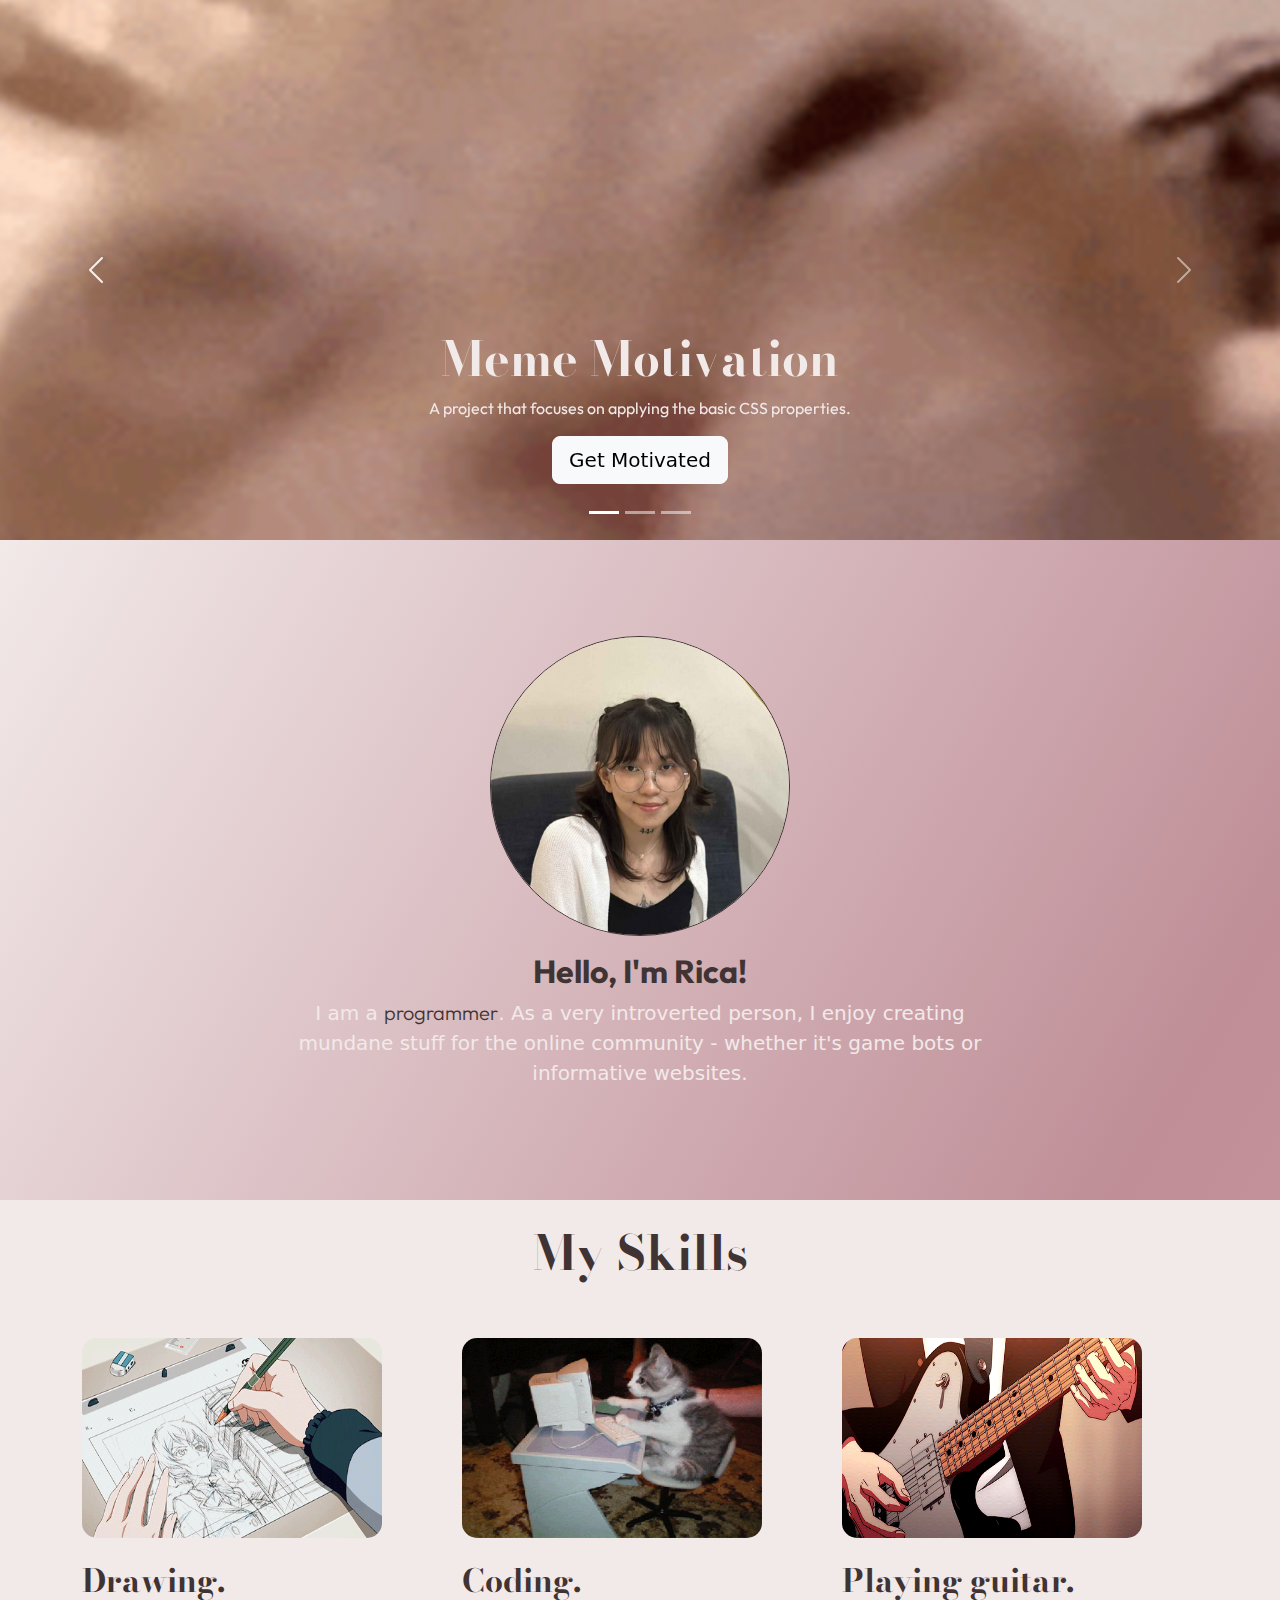
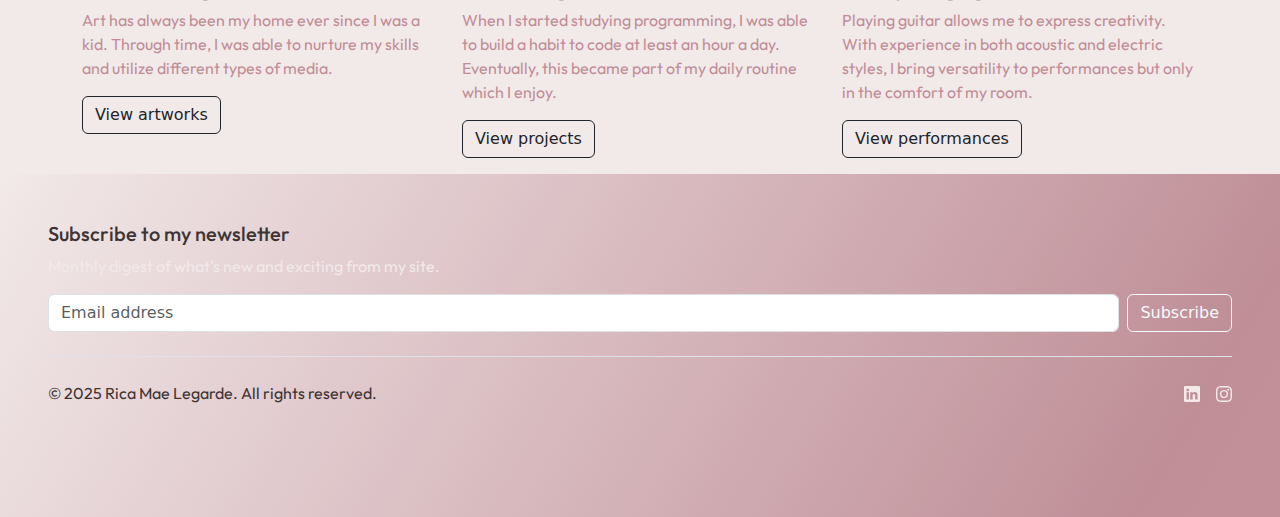
<file: index.html>
<!DOCTYPE html>
<html lang="en">
<head>
    <meta charset="UTF-8">
    <meta name="viewport" content="width=device-width, initial-scale=1.0">
    <title>Rica Mae Legarde</title>
    <link href="https://cdn.jsdelivr.net/npm/bootstrap@5.3.3/dist/css/bootstrap.min.css" rel="stylesheet" integrity="sha384-QWTKZyjpPEjISv5WaRU9OFeRpok6YctnYmDr5pNlyT2bRjXh0JMhjY6hW+ALEwIH" crossorigin="anonymous">
    <link href="./styles.css" rel="stylesheet">
    <link rel="preconnect" href="https://fonts.googleapis.com">
    <link rel="preconnect" href="https://fonts.gstatic.com" crossorigin>
    <link href="https://fonts.googleapis.com/css2?family=Bodoni+Moda:ital,opsz,wght@0,6..96,400..900;1,6..96,400..900&family=Outfit:wght@100..900&display=swap" rel="stylesheet">
    
</head>

<body>

    <section id="projects">
        <div id="myCarousel" class="carousel slide mb-6" data-bs-ride="carousel">
            <div class="carousel-indicators">
              <button type="button" data-bs-target="#myCarousel" data-bs-slide-to="0" class="active" aria-label="Slide 1" aria-current="true"></button>
              <button type="button" data-bs-target="#myCarousel" data-bs-slide-to="1" aria-label="Slide 2" class=""></button>
              <button type="button" data-bs-target="#myCarousel" data-bs-slide-to="2" aria-label="Slide 3" class=""></button>
            </div>

            <div class="carousel-inner">
              <div class="carousel-item active">
                <img src ="./assets/images/carousel1.png" class="d-block w-100" alt ="laughing cat">
                <div class="container">
                  <div class="carousel-caption">
                    <h4 class="project-title">Meme Motivation</h4>
                    <p class="project-desc">A project that focuses on applying the basic CSS properties.</p>
                    <p><a class="btn btn-lg btn-light" href="./public/6.4 Motivation Meme Project/index.html">Get Motivated</a></p>
                  </div>
                </div>
              </div>

              <div class="carousel-item">
                <img src ="./assets/images/carousel2.png" class="d-block w-100" alt ="mondrian painting">
                <div class="container">
                  <div class="carousel-caption">
                    <h4 class="project-title1">Mondrian Painting</h4>
                    <p class="project-desc1">Mondrian Painting utilizing the CSS Grid.</p>
                    <p><a class="btn btn-lg btn-light" href="./public/10.3 Mondrian Project/index.html">View Painting</a></p>
                  </div>
                </div>
              </div>

              <div class="carousel-item">
                <img src ="./assets/images/carousel3.png" class="d-block w-100" alt ="web overview">
                <div class="container">
                  <div class="carousel-caption">
                    <h4 class="project-title">TinDog Website</h4>
                    <p class="project-desc">Built a website utilizing Bootstrap.</p>
                    <p><a class="btn btn-lg btn-light" href="./public/11.3 TinDog Project/index.html">Browse Website</a></p>
                  </div>
                </div>
              </div>

            </div>

            <button class="carousel-control-prev" type="button" data-bs-target="#myCarousel" data-bs-slide="prev">
              <span class="carousel-control-prev-icon" aria-hidden="true"></span>
              <span class="visually-hidden">Previous</span>
            </button>
            <button class="carousel-control-next" type="button" data-bs-target="#myCarousel" data-bs-slide="next">
              <span class="carousel-control-next-icon" aria-hidden="true"></span>
              <span class="visually-hidden">Next</span>
            </button>
          </div>
    </section>

    <section id="profile">
      <div class="my-0">
        <div class="p-5 text-center gradient-background">
          <div class="container py-5">
            <img src="./assets/images/profile_pic.jpg" class="profile_pic mb-3" alt="rica profile picture">
            <h2 class="hello">Hello, I'm Rica!</h2>
            <p class="about col-lg-8 mx-auto lead">
              I am a <span>programmer</span>. As a very introverted person, I enjoy creating mundane stuff for the online community - whether it's game bots or informative websites. 
            </p>
          </div>
        </div>
      </div>
    </section>

    <section id="skills">
        <div class="skills_container px-5">
          
          <h2 class="skill_title pt-4">My Skills</h2>
          <div class="container marketing">

            <div class="row">
              <div class="col-lg-4 pt-5">
                <img class="skill_img" src="./assets/images/drawing.gif" alt="drawing">
                <h2 class="skill-type pt-4">Drawing.</h2>
                <p class="skill-desc">Art has always been my home ever since I was a kid. Through time, I was able to nurture my skills and utilize different types of media.</p>
                <p><a class="btn btn-outline-dark" href="https://www.instagram.com/stories/highlights/18042984769872088/">View artworks</a></p>
              </div><!-- /.col-lg-4 -->

              <div class="col-lg-4 pt-5">
                <img class="skill_img" src="./assets/images/cat_puter.gif" alt="cat on computer">
                <h2 class="skill-type pt-4">Coding.</h2>
                <p class="skill-desc">When I started studying programming, I was able to build a habit to code at least an hour a day. Eventually, this became part of my daily routine which I enjoy.</p>
                <p><a class="btn btn-outline-dark" href="#">View projects</a></p>
              </div><!-- /.col-lg-4 -->

              <div class="col-lg-4 pt-5">
                <img class="skill_img" src="./assets/images/guitar.gif" alt="playing guitar">
                <h2 class="skill-type pt-4">Playing guitar.</h2>
                <p class="skill-desc">Playing guitar allows me to express creativity. 
                   With experience in both acoustic and electric styles, I bring versatility to performances but only in the comfort of my room.</p>
                <p><a class="btn btn-outline-dark" href="https://www.instagram.com/stories/highlights/17946916916813231/">View performances</a></p>
              </div><!-- /.col-lg-4 -->
            </div><!-- /.row -->
          </div>
        </div>
    </section>

    <section id="contact">
      
        <footer class="py-5 px-5 mx-0 gradient-background">
          <div class="row">
      
            <div class="col-xxl-12">
              <form>
                <h5 class="subscribe">Subscribe to my newsletter</h5>
                <p class="sub-desc">Monthly digest of what's new and exciting from my site.</p>
                <div class="d-flex flex-column flex-sm-row w-100 gap-2">
                  <label for="newsletter1" class="visually-hidden">Email address</label>
                  <input id="newsletter1" type="text" class="form-control" placeholder="Email address">
                  <button class="btn btn-outline-light" type="button">Subscribe</button>
                </div>
              </form>
            </div>
          </div>
      
          <div class="d-flex flex-column flex-sm-row justify-content-between py-4 my-4 border-top">
            <p class="copyright">© 2025 Rica Mae Legarde. All rights reserved.</p>
            <ul class="list-unstyled d-flex">
              <li class="ms-3">
                <a class="link-body-emphasis" href="https://www.linkedin.com/in/ricamaelegarde/">
                  <svg xmlns="http://www.w3.org/2000/svg" width="16" height="16" fill="currentColor" class="bi bi-linkedin" viewBox="0 0 16 16">
                  <path d="M0 1.146C0 .513.526 0 1.175 0h13.65C15.474 0 16 .513 16 1.146v13.708c0 .633-.526 1.146-1.175 1.146H1.175C.526 16 0 15.487 0 14.854zm4.943 12.248V6.169H2.542v7.225zm-1.2-8.212c.837 0 1.358-.554 1.358-1.248-.015-.709-.52-1.248-1.342-1.248S2.4 3.226 2.4 3.934c0 .694.521 1.248 1.327 1.248zm4.908 8.212V9.359c0-.216.016-.432.08-.586.173-.431.568-.878 1.232-.878.869 0 1.216.662 1.216 1.634v3.865h2.401V9.25c0-2.22-1.184-3.252-2.764-3.252-1.274 0-1.845.7-2.165 1.193v.025h-.016l.016-.025V6.169h-2.4c.03.678 0 7.225 0 7.225z"/>
                  </svg>
                </a>
              </li>
              <li class="ms-3">
                <a class="link-body-emphasis" href="https://www.instagram.com/kkuringgg/?next=%2F">
                  <svg xmlns="http://www.w3.org/2000/svg" width="16" height="16" fill="currentColor" class="bi bi-instagram" viewBox="0 0 16 16">
                    <path d="M8 0C5.829 0 5.556.01 4.703.048 3.85.088 3.269.222 2.76.42a3.9 3.9 0 0 0-1.417.923A3.9 3.9 0 0 0 .42 2.76C.222 3.268.087 3.85.048 4.7.01 5.555 0 5.827 0 8.001c0 2.172.01 2.444.048 3.297.04.852.174 1.433.372 1.942.205.526.478.972.923 1.417.444.445.89.719 1.416.923.51.198 1.09.333 1.942.372C5.555 15.99 5.827 16 8 16s2.444-.01 3.298-.048c.851-.04 1.434-.174 1.943-.372a3.9 3.9 0 0 0 1.416-.923c.445-.445.718-.891.923-1.417.197-.509.332-1.09.372-1.942C15.99 10.445 16 10.173 16 8s-.01-2.445-.048-3.299c-.04-.851-.175-1.433-.372-1.941a3.9 3.9 0 0 0-.923-1.417A3.9 3.9 0 0 0 13.24.42c-.51-.198-1.092-.333-1.943-.372C10.443.01 10.172 0 7.998 0zm-.717 1.442h.718c2.136 0 2.389.007 3.232.046.78.035 1.204.166 1.486.275.373.145.64.319.92.599s.453.546.598.92c.11.281.24.705.275 1.485.039.843.047 1.096.047 3.231s-.008 2.389-.047 3.232c-.035.78-.166 1.203-.275 1.485a2.5 2.5 0 0 1-.599.919c-.28.28-.546.453-.92.598-.28.11-.704.24-1.485.276-.843.038-1.096.047-3.232.047s-2.39-.009-3.233-.047c-.78-.036-1.203-.166-1.485-.276a2.5 2.5 0 0 1-.92-.598 2.5 2.5 0 0 1-.6-.92c-.109-.281-.24-.705-.275-1.485-.038-.843-.046-1.096-.046-3.233s.008-2.388.046-3.231c.036-.78.166-1.204.276-1.486.145-.373.319-.64.599-.92s.546-.453.92-.598c.282-.11.705-.24 1.485-.276.738-.034 1.024-.044 2.515-.045zm4.988 1.328a.96.96 0 1 0 0 1.92.96.96 0 0 0 0-1.92m-4.27 1.122a4.109 4.109 0 1 0 0 8.217 4.109 4.109 0 0 0 0-8.217m0 1.441a2.667 2.667 0 1 1 0 5.334 2.667 2.667 0 0 1 0-5.334"/>
                  </svg>
                </a>
              </li>
            </ul>
          </div>
        </footer>
    
    </section>
    
    <script src="https://cdn.jsdelivr.net/npm/bootstrap@5.3.3/dist/js/bootstrap.bundle.min.js" integrity="sha384-YvpcrYf0tY3lHB60NNkmXc5s9fDVZLESaAA55NDzOxhy9GkcIdslK1eN7N6jIeHz" crossorigin="anonymous"></script>
</body>
</html>
</file>
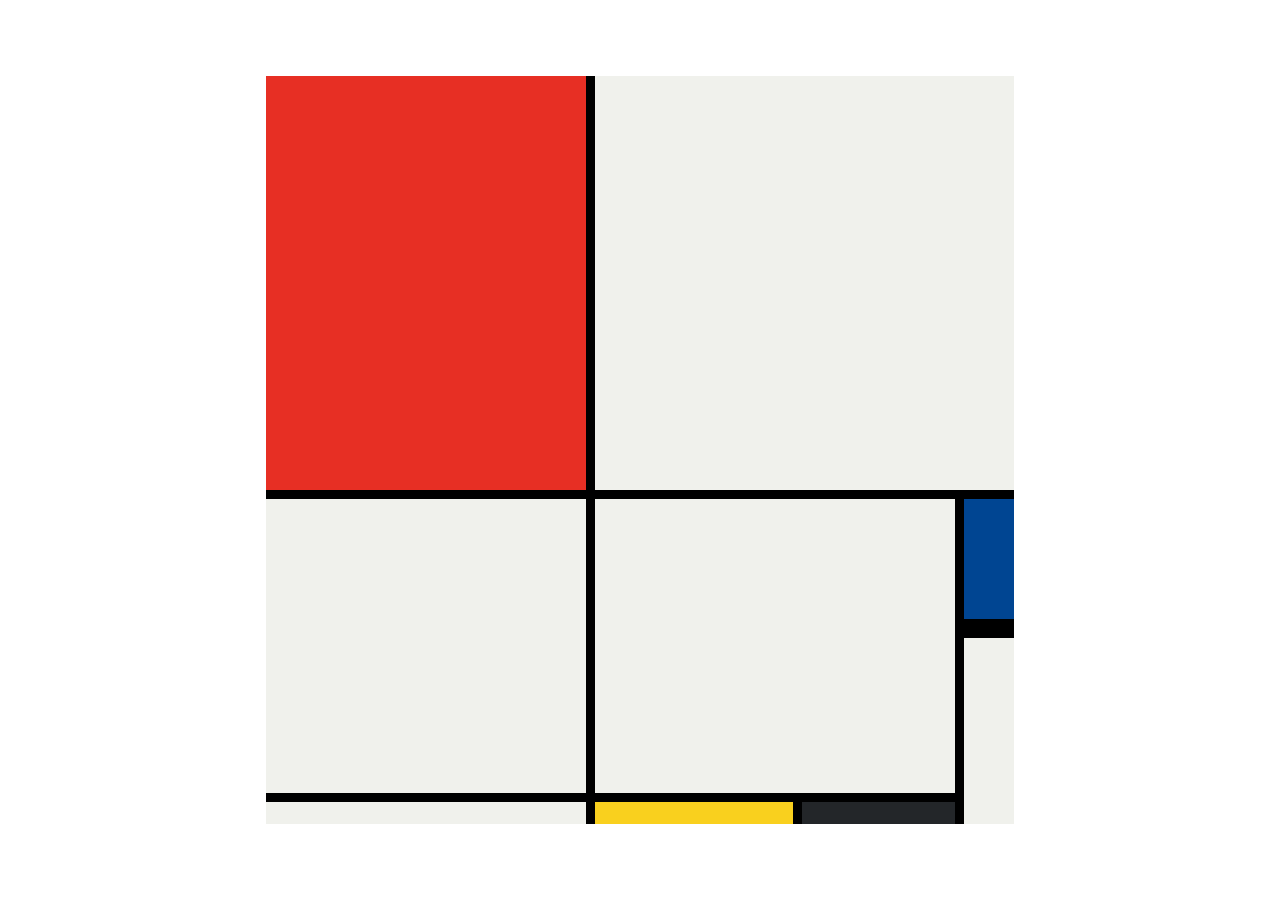
<file: public/10.3 Mondrian Project/index.html>
<!DOCTYPE html>
<html lang="en">

<head>
  <meta charset="UTF-8">
  <meta name="viewport" content="width=device-width, initial-scale=1.0">
  <title>Mondrian Project</title>
  <style>
    /* 
    Write your CSS here 
    Gap Colour: #000
    White: #F0F1EC
    Red: #E72F24
    Black: #232629
    Blue: #004592
    Yellow: #F9D01E

    For dimensions, see dimensions.png image.
    HINT: Remember you can't change the properties of grid lines.
    But grid lines are transparent!
    */
    body {
      display: flex;
      justify-content: center;
      align-items: center;
      height: 100vh;
      margin: 0;
      padding: 0;
    }

    .container{
      width: 748px;
      height:748px;
      display: grid;
      background-color: #000;
      grid-template-columns: 320px 198px 153px 50px;
      grid-template-rows: 414px 130px 155px 22px;
      gap: 9px;
    }

    .item{
      background-color: #F0F1EC;
    }

    .red{
      background-color: #E72F24;
    }

    .white1{
      grid-column: span 3;
    }

    .white2{
      grid-row: span 2;
    }

    .white3{
      grid-area: 2 / 2 / 4 / 4;
    }

    .blue{
      grid-area: 2 / 4 / 3 / 5;
      background-color: #004592;
      border-bottom: 10px solid black;
    }

    .white4{
      grid-row: span 2;
      background-color: #F0F1EC;
    }
    .yellow{
      background-color: #F9D01E;
    }

    .black{
      grid-row-start: 4;
      grid-row-end: 5;
      grid-column-start: 3;
      grid-column-end: 4;
      background-color: #232629;
    }

    .white5{
      grid-column-start: 4;
      grid-row-start: 3;
      grid-row: span 2;
      background-color: #F0F1EC;
    }

  </style>
</head>

<body>
  <!-- Write your HTML here -->
   <div class="container">
      <div class="item red"></div>
      <div class="item white1"></div>
      <div class="item white2"></div>
      <div class="item white3"></div>

      <div class="item blue"></div>
      <div class="item white4"></div>

      <div class="item"></div>
      <div class="item yellow"></div>
      <div class="item black"></div>
   </div>

</body>

</html>
</file>
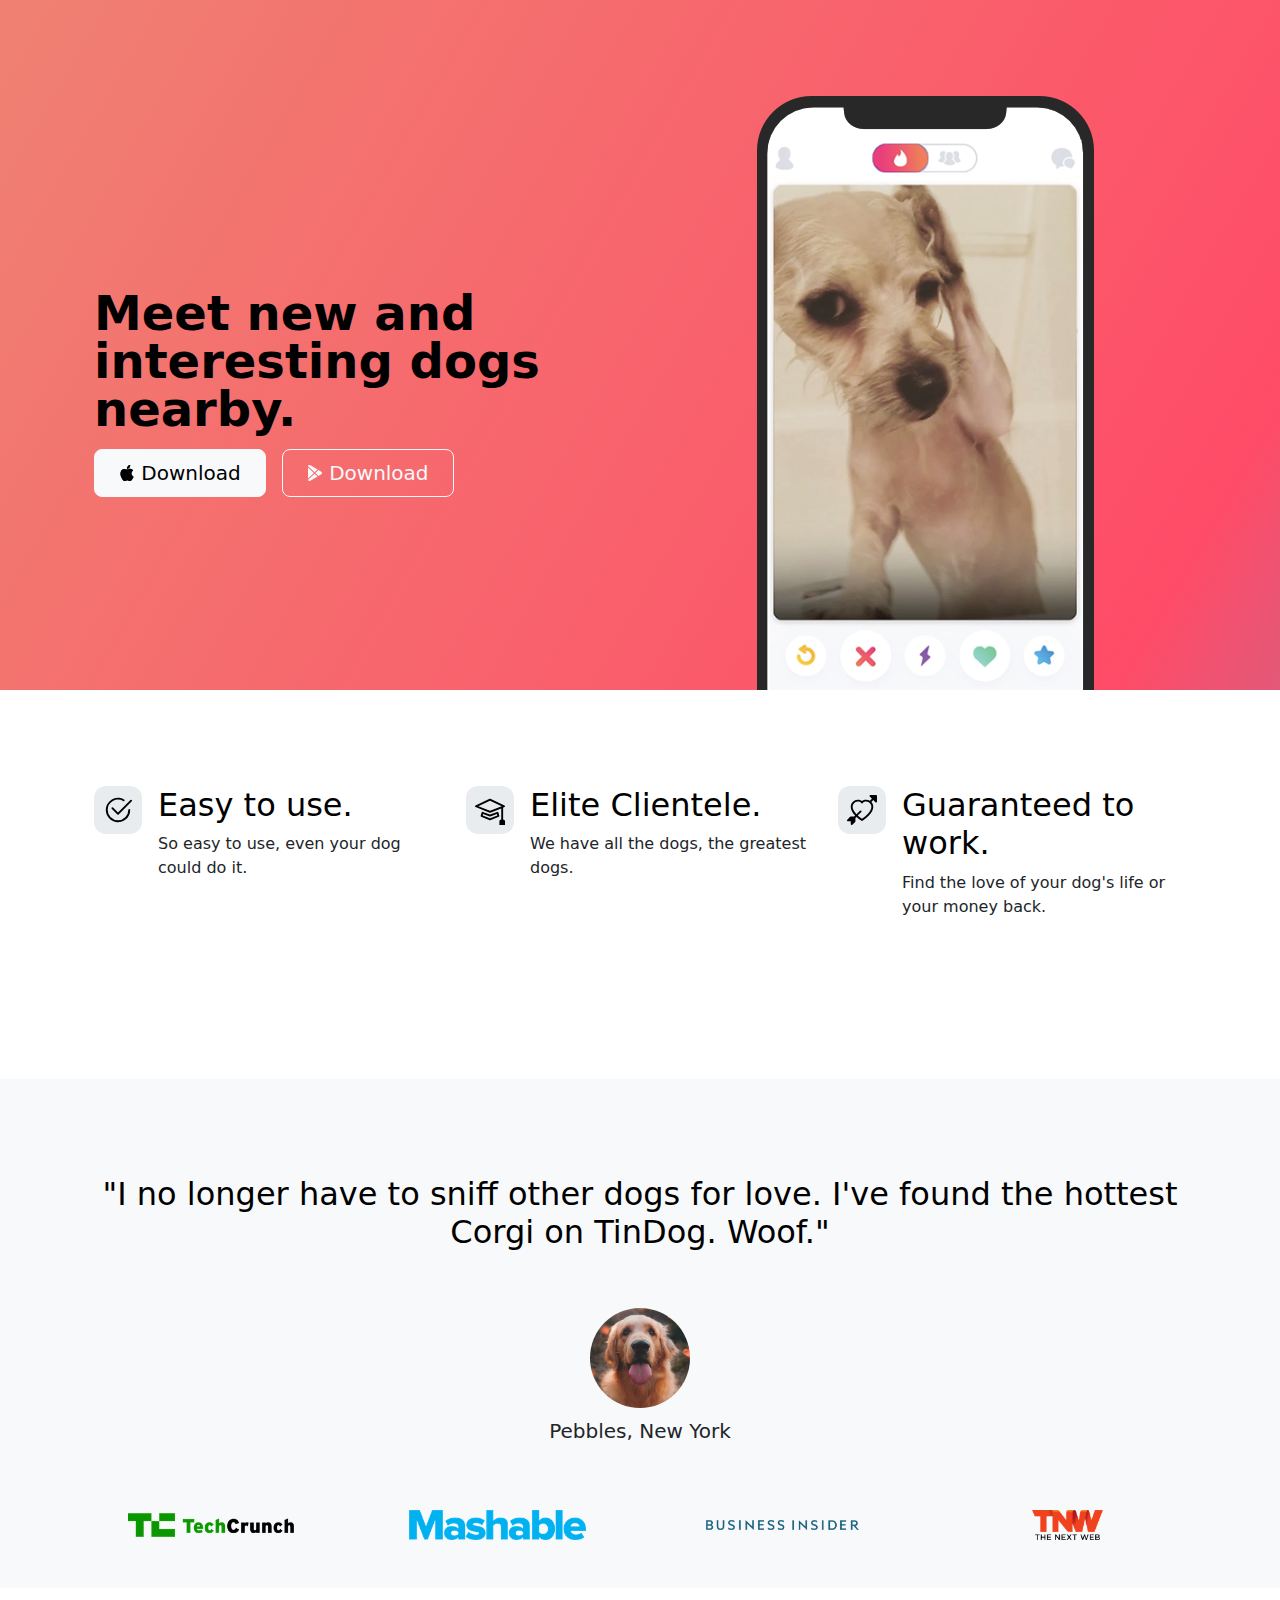
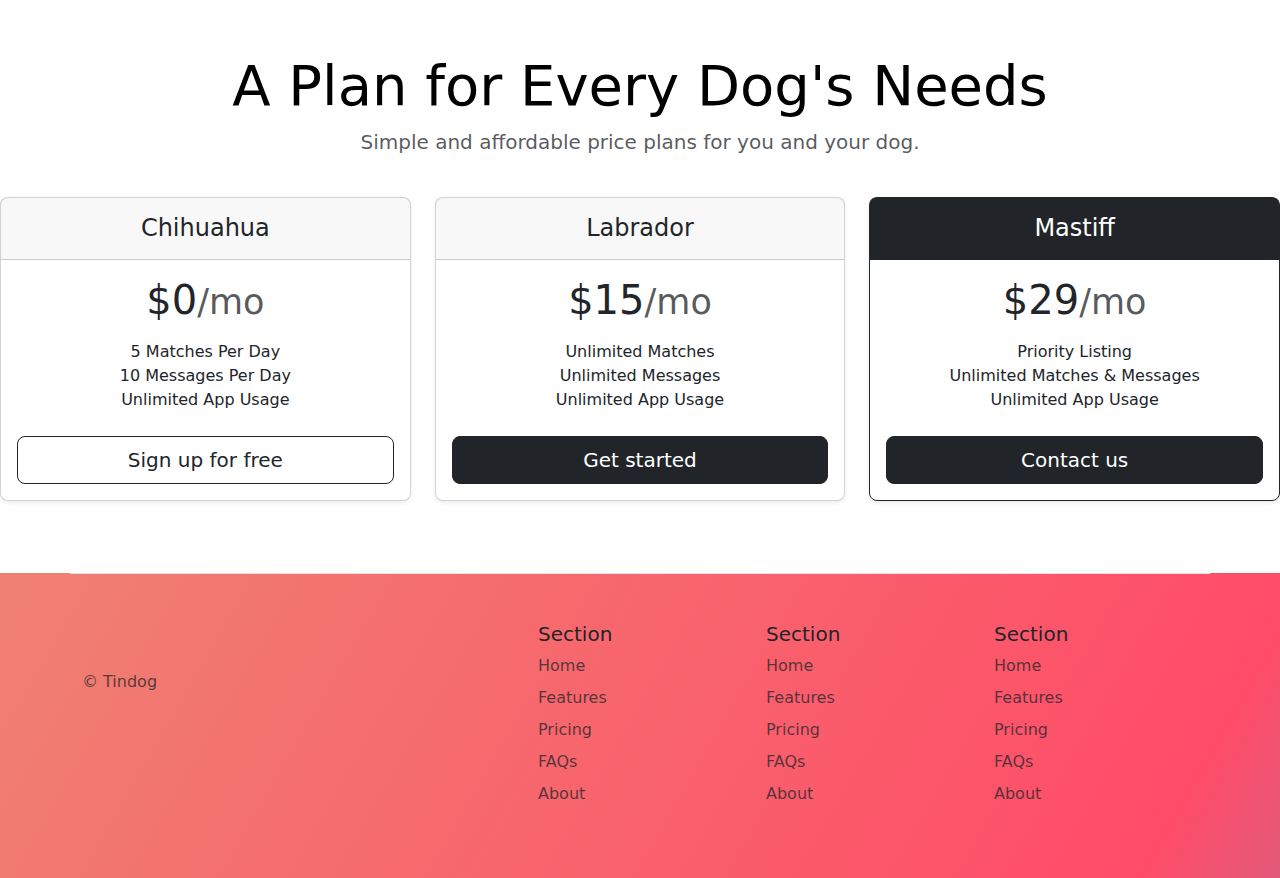
<file: public/11.3 TinDog Project/index.html>
<!DOCTYPE html>
<html lang="en">

<head>
  <meta charset="UTF-8">
  <meta name="viewport" content="width=device-width, initial-scale=1.0">
  <title>TinDog</title>
  <link href="https://cdn.jsdelivr.net/npm/bootstrap@5.3.3/dist/css/bootstrap.min.css" rel="stylesheet" integrity="sha384-QWTKZyjpPEjISv5WaRU9OFeRpok6YctnYmDr5pNlyT2bRjXh0JMhjY6hW+ALEwIH" crossorigin="anonymous">
  <style>
    .gradient-background {
      background: linear-gradient(300deg, #00bfff, #ff4c68, #ef8172);
      background-size: 180% 180%;
      animation: gradient-animation 18s ease infinite;
    }

    @keyframes gradient-animation {
      0% {
        background-position: 0% 50%;
      }
      50% {
        background-position: 100% 50%;
      }
      100% {
        background-position: 0% 50%;
      }
    }

    .icon-square {
      width: 3rem;
      height: 3rem;
      border-radius: 0.75rem;
    }

    .profile-img {
      border-radius: 50%;
      height: 100px;
    }
    
  </style>
</head>

<body>

  <!-- Title -->
  <section id="title" class="gradient-background">

    <div class="container col-xxl-8 px-4 pt-5">
      <div class="row flex-lg-row-reverse align-items-center g-5 pt-5">
        <div class="col-10 col-sm-8 col-lg-6">
          <img src="./images/iphone.png" class="d-block mx-lg-auto img-fluid" alt="Bootstrap Themes" height="200" loading="lazy">
        </div>
        <div class="col-lg-6">
          <h1 class="display-5 fw-bold text-body-emphasis lh-1 mb-3">Meet new and interesting dogs nearby.</h1>
          <div class="d-grid gap-2 d-md-flex justify-content-md-start">
            <button type="button" class="btn btn-light btn-lg px-4 me-md-2">
              <svg xmlns="http://www.w3.org/2000/svg" width="16" height="16" fill="currentColor" class="bi bi-apple mb-1" viewBox="0 0 16 16">
                <path d="M11.182.008C11.148-.03 9.923.023 8.857 1.18c-1.066 1.156-.902 2.482-.878 2.516.024.034 1.52.087 2.475-1.258.955-1.345.762-2.391.728-2.43Zm3.314 11.733c-.048-.096-2.325-1.234-2.113-3.422.212-2.189 1.675-2.789 1.698-2.854.023-.065-.597-.79-1.254-1.157a3.692 3.692 0 0 0-1.563-.434c-.108-.003-.483-.095-1.254.116-.508.139-1.653.589-1.968.607-.316.018-1.256-.522-2.267-.665-.647-.125-1.333.131-1.824.328-.49.196-1.422.754-2.074 2.237-.652 1.482-.311 3.83-.067 4.56.244.729.625 1.924 1.273 2.796.576.984 1.34 1.667 1.659 1.899.319.232 1.219.386 1.843.067.502-.308 1.408-.485 1.766-.472.357.013 1.061.154 1.782.539.571.197 1.111.115 1.652-.105.541-.221 1.324-1.059 2.238-2.758.347-.79.505-1.217.473-1.282Z" />
                <path d="M11.182.008C11.148-.03 9.923.023 8.857 1.18c-1.066 1.156-.902 2.482-.878 2.516.024.034 1.52.087 2.475-1.258.955-1.345.762-2.391.728-2.43Zm3.314 11.733c-.048-.096-2.325-1.234-2.113-3.422.212-2.189 1.675-2.789 1.698-2.854.023-.065-.597-.79-1.254-1.157a3.692 3.692 0 0 0-1.563-.434c-.108-.003-.483-.095-1.254.116-.508.139-1.653.589-1.968.607-.316.018-1.256-.522-2.267-.665-.647-.125-1.333.131-1.824.328-.49.196-1.422.754-2.074 2.237-.652 1.482-.311 3.83-.067 4.56.244.729.625 1.924 1.273 2.796.576.984 1.34 1.667 1.659 1.899.319.232 1.219.386 1.843.067.502-.308 1.408-.485 1.766-.472.357.013 1.061.154 1.782.539.571.197 1.111.115 1.652-.105.541-.221 1.324-1.059 2.238-2.758.347-.79.505-1.217.473-1.282Z" />
              </svg> 
              Download
            </button>
            <button type="button" class="btn btn-outline-light btn-lg px-4">
              <svg xmlns="http://www.w3.org/2000/svg" width="16" height="16" fill="currentColor" class="bi bi-google-play mb-1" viewBox="0 0 16 16">
                <path d="M14.222 9.374c1.037-.61 1.037-2.137 0-2.748L11.528 5.04 8.32 8l3.207 2.96 2.694-1.586Zm-3.595 2.116L7.583 8.68 1.03 14.73c.201 1.029 1.36 1.61 2.303 1.055l7.294-4.295ZM1 13.396V2.603L6.846 8 1 13.396ZM1.03 1.27l6.553 6.05 3.044-2.81L3.333.215C2.39-.341 1.231.24 1.03 1.27Z" />
              </svg>
              Download
            </button>
          </div>
        </div>
      </div>
    </div>

  </section>

  <!-- Features -->
  <section id="features">
    <div class="container px-4 py-5" id="hanging-icons">

      <div class="row g-4 py-5 row-cols-1 row-cols-lg-3">
        <div class="col d-flex align-items-start">
          <div class="icon-square text-body-emphasis bg-body-secondary d-inline-flex align-items-center justify-content-center fs-4 flex-shrink-0 me-3">
            <svg xmlns="http://www.w3.org/2000/svg" height="30" fill="currentColor" class="bi bi-check2-circle" viewBox="0 0 16 16">
              <path d="M2.5 8a5.5 5.5 0 0 1 8.25-4.764.5.5 0 0 0 .5-.866A6.5 6.5 0 1 0 14.5 8a.5.5 0 0 0-1 0 5.5 5.5 0 1 1-11 0z" />
              <path d="M15.354 3.354a.5.5 0 0 0-.708-.708L8 9.293 5.354 6.646a.5.5 0 1 0-.708.708l3 3a.5.5 0 0 0 .708 0l7-7z" />
            </svg>
          </div>
          <div>
            <h3 class="fs-2 text-body-emphasis">Easy to use.</h3>
            <p>So easy to use, even your dog could do it.</p>
          </div>
        </div>
        
        <div class="col d-flex align-items-start">
          <div class="icon-square text-body-emphasis bg-body-secondary d-inline-flex align-items-center justify-content-center fs-4 flex-shrink-0 me-3">
            <svg xmlns="http://www.w3.org/2000/svg" height="30" fill="currentColor" class="bi bi-mortarboard" viewBox="0 0 16 16">
              <path d="M8.211 2.047a.5.5 0 0 0-.422 0l-7.5 3.5a.5.5 0 0 0 .025.917l7.5 3a.5.5 0 0 0 .372 0L14 7.14V13a1 1 0 0 0-1 1v2h3v-2a1 1 0 0 0-1-1V6.739l.686-.275a.5.5 0 0 0 .025-.917l-7.5-3.5ZM8 8.46 1.758 5.965 8 3.052l6.242 2.913L8 8.46Z"/>
              <path d="M4.176 9.032a.5.5 0 0 0-.656.327l-.5 1.7a.5.5 0 0 0 .294.605l4.5 1.8a.5.5 0 0 0 .372 0l4.5-1.8a.5.5 0 0 0 .294-.605l-.5-1.7a.5.5 0 0 0-.656-.327L8 10.466 4.176 9.032Zm-.068 1.873.22-.748 3.496 1.311a.5.5 0 0 0 .352 0l3.496-1.311.22.748L8 12.46l-3.892-1.556Z"/>
            </svg>   
          </div>
          <div>
            <h3 class="fs-2 text-body-emphasis">Elite Clientele.</h3>
            <p>We have all the dogs, the greatest dogs.</p>
          </div>
        </div>
        
        <div class="col d-flex align-items-start">
          <div class="icon-square text-body-emphasis bg-body-secondary d-inline-flex align-items-center justify-content-center fs-4 flex-shrink-0 me-3">
            <svg xmlns="http://www.w3.org/2000/svg" height="30" fill="currentColor" class="bi bi-arrow-through-heart" viewBox="0 0 16 16">
              <path fill-rule="evenodd" d="M2.854 15.854A.5.5 0 0 1 2 15.5V14H.5a.5.5 0 0 1-.354-.854l1.5-1.5A.5.5 0 0 1 2 11.5h1.793l.53-.53c-.771-.802-1.328-1.58-1.704-2.32-.798-1.575-.775-2.996-.213-4.092C3.426 2.565 6.18 1.809 8 3.233c1.25-.98 2.944-.928 4.212-.152L13.292 2 12.147.854A.5.5 0 0 1 12.5 0h3a.5.5 0 0 1 .5.5v3a.5.5 0 0 1-.854.354L14 2.707l-1.006 1.006c.236.248.44.531.6.845.562 1.096.585 2.517-.213 4.092-.793 1.563-2.395 3.288-5.105 5.08L8 13.912l-.276-.182a21.86 21.86 0 0 1-2.685-2.062l-.539.54V14a.5.5 0 0 1-.146.354l-1.5 1.5Zm2.893-4.894A20.419 20.419 0 0 0 8 12.71c2.456-1.666 3.827-3.207 4.489-4.512.679-1.34.607-2.42.215-3.185-.817-1.595-3.087-2.054-4.346-.761L8 4.62l-.358-.368c-1.259-1.293-3.53-.834-4.346.761-.392.766-.464 1.845.215 3.185.323.636.815 1.33 1.519 2.065l1.866-1.867a.5.5 0 1 1 .708.708L5.747 10.96Z" />
            </svg>
          </div>
          <div>
            <h3 class="fs-2 text-body-emphasis">Guaranteed to work.</h3>
            <p>Find the love of your dog's life or your money back.</p>
          </div>
        </div>
      </div>
    </div>
  </section>

  <!-- Testimonial -->
  <section id="testimonial">
    <div class="my-5">
      <div class="p-5 text-center bg-body-tertiary">
        <div class="container py-5">
          <h2 class="text-body-emphasis">"I no longer have to sniff other dogs for love. I've found the hottest Corgi on TinDog. Woof."</h2>
          <img src="./images/dog-img.jpg" class="profile-img mt-5" alt="pebbledog">
          <p class="col-lg-8 mx-auto lead mt-2">Pebbles, New York</p>
        </div>

        <div class="container">
          <div class="row">
            
            <div class="col-lg-3 col-sm-12">
              <img src="./images/techcrunch.png" alt="techcrunch" height="30">
            </div>
            <div class="col-lg-3 col-sm-12">
              <img src="./images/mashable.png" alt="mashable" height="30">
            </div>
            <div class="col-lg-3 col-sm-12">
              <img src="./images/bizinsider.png" alt="businessinsider" height="30">
            </div>
            <div class="col-lg-3 col-sm-12">
              <img src="./images/tnw.png" alt="tnw" height="30">
            </div>
  
          </div>
        </div>
        
      </div>
    </div>
  </section>

  <!-- Pricing -->
  <section id="pricing">
    
    <div class="pricing-header p-3 pb-md-4 mx-auto text-center">
      <h2 class="display-4 fw-normal text-body-emphasis">A Plan for Every Dog's Needs</h2>
      <p class="fs-5 text-body-secondary">Simple and affordable price plans for you and your dog.</p>
    </div>
    
    <div class="row row-cols-1 row-cols-md-3 mb-3 text-center">
      <div class="col">
        <div class="card mb-4 rounded-3 shadow-sm">
          <div class="card-header py-3">
            <h4 class="my-0 fw-normal">Chihuahua</h4>
          </div>
          <div class="card-body">
            <h1 class="card-title pricing-card-title">$0<small class="text-body-secondary fw-light">/mo</small></h1>
            <ul class="list-unstyled mt-3 mb-4">
              <li>5 Matches Per Day</li>
              <li>10 Messages Per Day</li>
              <li>Unlimited App Usage</li>
            </ul>
            <button type="button" class="w-100 btn btn-lg btn-outline-dark">Sign up for free</button>
          </div>
        </div>
      </div>

      <div class="col">
        <div class="card mb-4 rounded-3 shadow-sm">
          <div class="card-header py-3">
            <h4 class="my-0 fw-normal">Labrador</h4>
          </div>
          <div class="card-body">
            <h1 class="card-title pricing-card-title">$15<small class="text-body-secondary fw-light">/mo</small></h1>
            <ul class="list-unstyled mt-3 mb-4">
              <li>Unlimited Matches</li>
              <li>Unlimited Messages</li>
              <li>Unlimited App Usage</li>
            </ul>
            <button type="button" class="w-100 btn btn-lg btn-dark">Get started</button>
          </div>
        </div>
      </div>

      <div class="col">
        <div class="card mb-4 rounded-3 shadow-sm border-dark">
          <div class="card-header py-3 text-bg-dark border-dark">
            <h4 class="my-0 fw-normal">Mastiff</h4>
          </div>
          <div class="card-body">
            <h1 class="card-title pricing-card-title">$29<small class="text-body-secondary fw-light">/mo</small></h1>
            <ul class="list-unstyled mt-3 mb-4">
              <li>Priority Listing</li>
              <li>Unlimited Matches & Messages</li>
              <li>Unlimited App Usage</li>
            </ul>
            <button type="button" class="w-100 btn btn-lg btn-dark">Contact us</button>
          </div>
        </div>
      </div>
    </div>

  </section>

  <!-- Footer -->
  <section id="footer" class="gradient-background">
    <div class="container">
      <footer class="row row-cols-1 row-cols-sm-2 row-cols-md-5 py-5 my-5 border-top mb-0">
        <div class="col mb-3">
          <a href="/" class="d-flex align-items-center mb-3 link-body-emphasis text-decoration-none">
            <svg class="bi me-2" width="40" height="32"><use xlink:href="#bootstrap"></use></svg>
          </a>
          <p class="text-body-secondary">© Tindog</p>
        </div>
    
        <div class="col mb-3">
    
        </div>
    
        <div class="col mb-3">
          <h5>Section</h5>
          <ul class="nav flex-column">
            <li class="nav-item mb-2"><a href="#" class="nav-link p-0 text-body-secondary">Home</a></li>
            <li class="nav-item mb-2"><a href="#" class="nav-link p-0 text-body-secondary">Features</a></li>
            <li class="nav-item mb-2"><a href="#" class="nav-link p-0 text-body-secondary">Pricing</a></li>
            <li class="nav-item mb-2"><a href="#" class="nav-link p-0 text-body-secondary">FAQs</a></li>
            <li class="nav-item mb-2"><a href="#" class="nav-link p-0 text-body-secondary">About</a></li>
          </ul>
        </div>
    
        <div class="col mb-3">
          <h5>Section</h5>
          <ul class="nav flex-column">
            <li class="nav-item mb-2"><a href="#" class="nav-link p-0 text-body-secondary">Home</a></li>
            <li class="nav-item mb-2"><a href="#" class="nav-link p-0 text-body-secondary">Features</a></li>
            <li class="nav-item mb-2"><a href="#" class="nav-link p-0 text-body-secondary">Pricing</a></li>
            <li class="nav-item mb-2"><a href="#" class="nav-link p-0 text-body-secondary">FAQs</a></li>
            <li class="nav-item mb-2"><a href="#" class="nav-link p-0 text-body-secondary">About</a></li>
          </ul>
        </div>
    
        <div class="col mb-3">
          <h5>Section</h5>
          <ul class="nav flex-column">
            <li class="nav-item mb-2"><a href="#" class="nav-link p-0 text-body-secondary">Home</a></li>
            <li class="nav-item mb-2"><a href="#" class="nav-link p-0 text-body-secondary">Features</a></li>
            <li class="nav-item mb-2"><a href="#" class="nav-link p-0 text-body-secondary">Pricing</a></li>
            <li class="nav-item mb-2"><a href="#" class="nav-link p-0 text-body-secondary">FAQs</a></li>
            <li class="nav-item mb-2"><a href="#" class="nav-link p-0 text-body-secondary">About</a></li>
          </ul>
        </div>
      </footer>
    </div>
  </section>

  <script src="https://cdn.jsdelivr.net/npm/bootstrap@5.3.3/dist/js/bootstrap.bundle.min.js" integrity="sha384-YvpcrYf0tY3lHB60NNkmXc5s9fDVZLESaAA55NDzOxhy9GkcIdslK1eN7N6jIeHz" crossorigin="anonymous"></script>
</body>

</html>
</file>
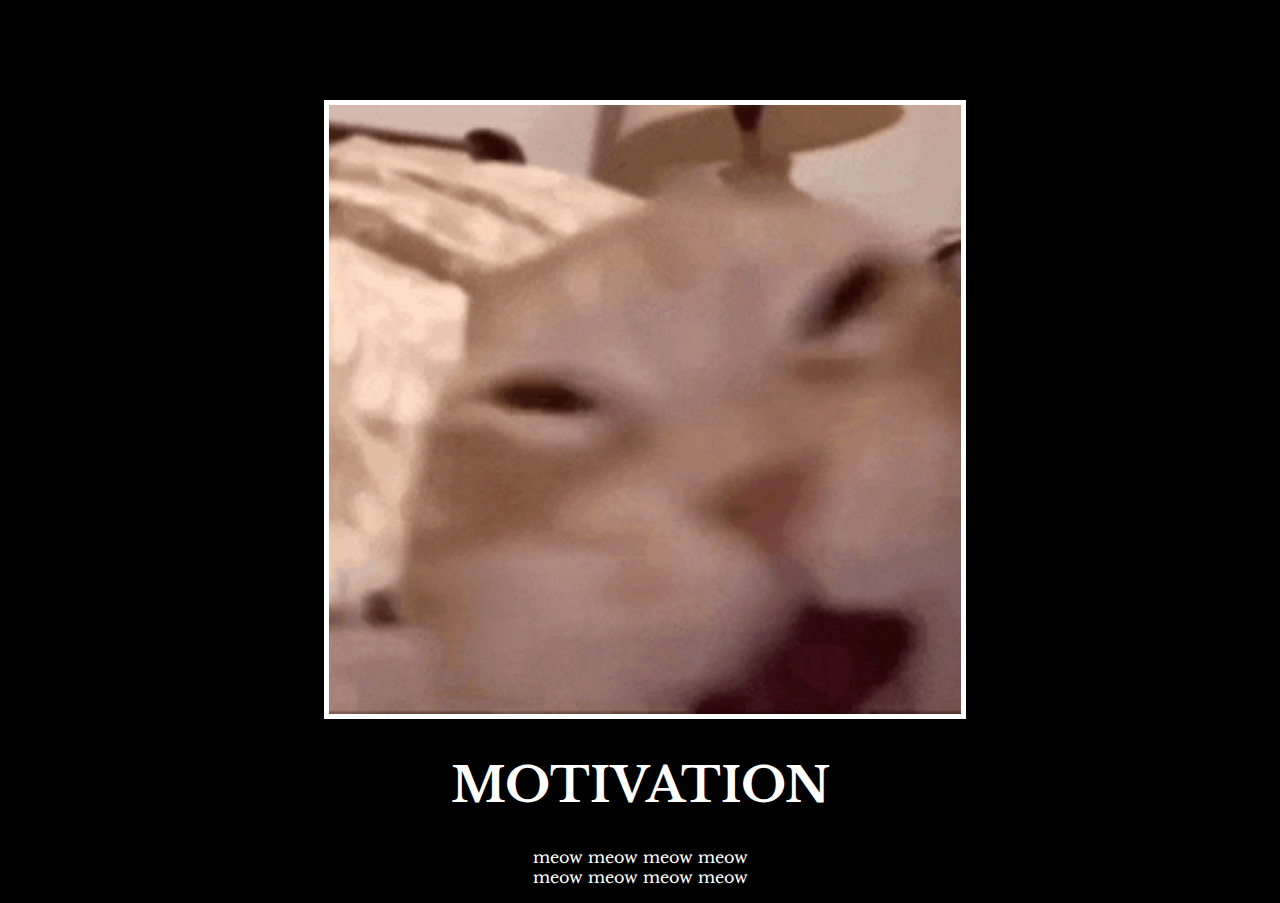
<file: public/6.4 Motivation Meme Project/index.html>
<!DOCTYPE html>
<html lang="en">
<head>
  <meta charset="UTF-8">
  <meta name="viewport" content="width=device-width, initial-scale=1.0">
  <title>Document</title>
  <link rel="stylesheet" href="./style.css"/>
  <link rel="preconnect" href="https://fonts.googleapis.com">
  <link rel="preconnect" href="https://fonts.gstatic.com" crossorigin>
  <link href="https://fonts.googleapis.com/css2?family=Libre+Baskerville&display=swap" rel="stylesheet">
</head>

<body>
  <div class="poster">
    <img class="image" src="./assets/images/orange-cat-laughing.gif" alt="laughing cat"/>
    <h1>Motivation</h1>
    <p>meow meow meow meow<br/>
      meow meow meow meow
    </p>
  </div>
</body>
</html>

<!-- 
  TODO: Create a motivational post website.
Style it how ever you like. 
Look at the goal image for inspiration.
But it must have the following features:
1. The main h1 text should be using the Regular Libre Baskerville Font from Google Fonts:
  https://fonts.google.com/specimen/Libre+Baskerville
2. The text should be white and background black.
3. Add your own image into the images folder inside assets. It should have a 5px white border.
4. The text should be center aligned.
5. Create a div to contain the h1, p and img elements. Adjust the margins so that the image and text are centered on the page. 
  Hint: You horizontally center a div by giving it a width of 50% and a margin-left of 25%.
  Hint: Set the image to have a width of 100% so it fills the div. 
6. Read about the text-transform property on MDN docs to make the h1 uppercase with CSS.
  https://developer.mozilla.org/en-US/docs/Web/CSS/text-transform 
-->
</file>
<file: styles.css>
.gradient-background {
    background: linear-gradient(300deg, #D9A9AD, #BF8E97, #F2E9E9);
    background-size: 180% 180%;
    animation: gradient-animation 18s ease infinite;
  }

  @keyframes gradient-animation {
    0% {
      background-position: 0% 50%;
    }
    50% {
      background-position: 100% 50%;
    }
    100% {
      background-position: 0% 50%;
    }
  }

.project-title {
    font-family: "Bodoni Moda", serif;
    font-size: 3rem;
    font-weight: bold;
    color: #F2E9E9;
}

.project-title1 {
    font-family: "Bodoni Moda", serif;
    font-size: 3rem;
    font-weight: bold;
    color: #403333;
}

.project-desc {
    font-family: "Outfit", serif;
    color: #F2E9E9;
}

.project-desc1 {
    font-family: "Outfit", serif;
    color: #403333;
}

.hello{
    font-family: "Outfit", serif;
    color: #403333;
    font-weight: bold;
    font-size: 2rem;
}

.about {
    color: #F2E9E9
}

.profile_pic {
    border-radius: 50%;
    height: 300px;
    border: solid #403333 1px;
}


span{
    font-family: "Outfit", serif;
    color:#403333;
}

.skills_container {
    background-color: #F2E9E9;
}

.skill_title {
    font-family: "Bodoni Moda", serif;
    font-weight: bold;
    font-size: 3rem;
    text-align: center;
    color:#403333;
}

.skill_img{
    border-radius: 15px;
    height: 200px;
    width: 300px;
}

.skill-type {
    font-family: "Bodoni Moda", serif;
    font-weight: bold;
    color:#403333;
}

.skill-desc {
    font-family: "Outfit", serif;
    color: #BF8E97
}

.subscribe {
    font-family: "Outfit", serif;
    color: #403333;
}

.sub-desc {
    font-family: "Outfit", serif;
    color: #F2E9E9;
}

.copyright {
    font-family: "Outfit", serif;
    color: #403333;
}

.bi-instagram {
   color: #F2E9E9;
}

.bi-linkedin {
    color: #F2E9E9;
}
</file>
<file: public/6.4 Motivation Meme Project/style.css>
body {
    background-color: black;

}

h1 {
    text-transform: uppercase;
    font-size: 3rem;
}

.image {
    width: 100%;
    border: 5px solid white;
}

.poster {
    width: 50%;
    margin-left: 25%;
    margin-top: 100px;
    color: white;
    font-family: "Libre Baskerville", serif;
    text-align: center;
}
</file>
